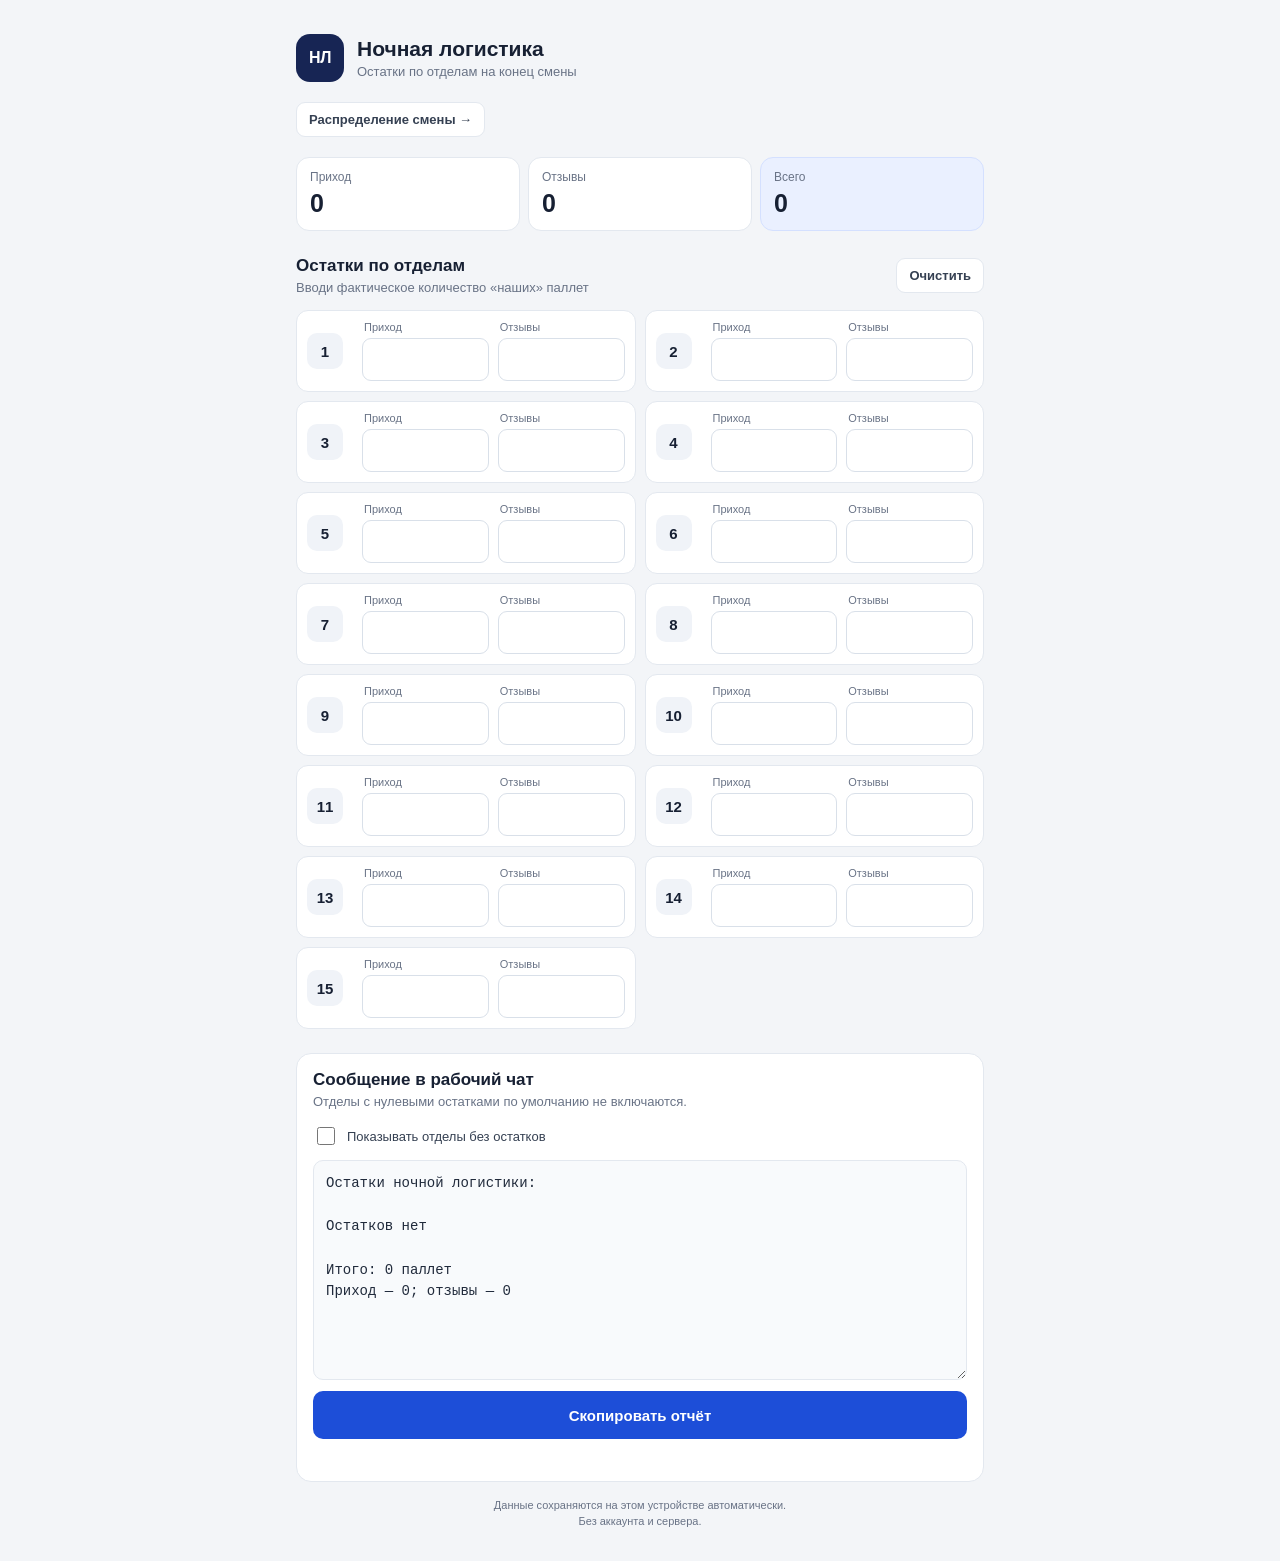
<file: index.html>
<!doctype html>
<html lang="ru">
<head>
  <meta charset="utf-8">
  <meta name="viewport" content="width=device-width, initial-scale=1, viewport-fit=cover">
  <meta name="theme-color" content="#172554">
  <meta name="description" content="Ведомость остатков ночной логистики по отделам">
  <link rel="manifest" href="manifest.webmanifest">
  <link rel="icon" href="icon.svg" type="image/svg+xml">
  <link rel="apple-touch-icon" href="icon.svg">
  <link rel="stylesheet" href="styles.css">
  <title>Ночная логистика</title>
</head>
<body>
  <main class="app">
    <header class="top">
      <div class="brand-mark">НЛ</div>
      <div>
        <h1>Ночная логистика</h1>
        <p>Остатки по отделам на конец смены</p>
      </div>
    </header>

    <a href="distribution.html" class="small-button"
       style="display:inline-block; text-decoration:none; margin-bottom:20px;">
      Распределение смены →
    </a>

    <section class="summary" aria-live="polite">
      <div class="summary-item"><span>Приход</span><strong id="totalIncoming">0</strong></div>
      <div class="summary-item"><span>Отзывы</span><strong id="totalReturns">0</strong></div>
      <div class="summary-item total"><span>Всего</span><strong id="totalAll">0</strong></div>
    </section>

    <section class="section-head">
      <div>
        <h2>Остатки по отделам</h2>
        <p>Вводи фактическое количество «наших» паллет</p>
      </div>
      <button class="small-button" id="clearButton" type="button">Очистить</button>
    </section>

    <section id="departments" class="departments" aria-label="Отделы"></section>

    <section class="report-panel">
      <div class="report-head">
        <div>
          <h2>Сообщение в рабочий чат</h2>
          <p>Отделы с нулевыми остатками по умолчанию не включаются.</p>
        </div>
      </div>
      <label class="toggle-row">
        <input type="checkbox" id="includeZero">
        <span>Показывать отделы без остатков</span>
      </label>
      <textarea id="report" readonly placeholder="Отчёт появится здесь после ввода данных"></textarea>
      <button id="copyButton" class="primary-button" type="button">Скопировать отчёт</button>
      <p id="copyStatus" class="status" role="status"></p>
    </section>

    <footer>
      <span>Данные сохраняются на этом устройстве автоматически.</span>
      <span>Без аккаунта и сервера.</span>
    </footer>
  </main>
  <script src="app.js"></script>
</body>
</html>
</file>
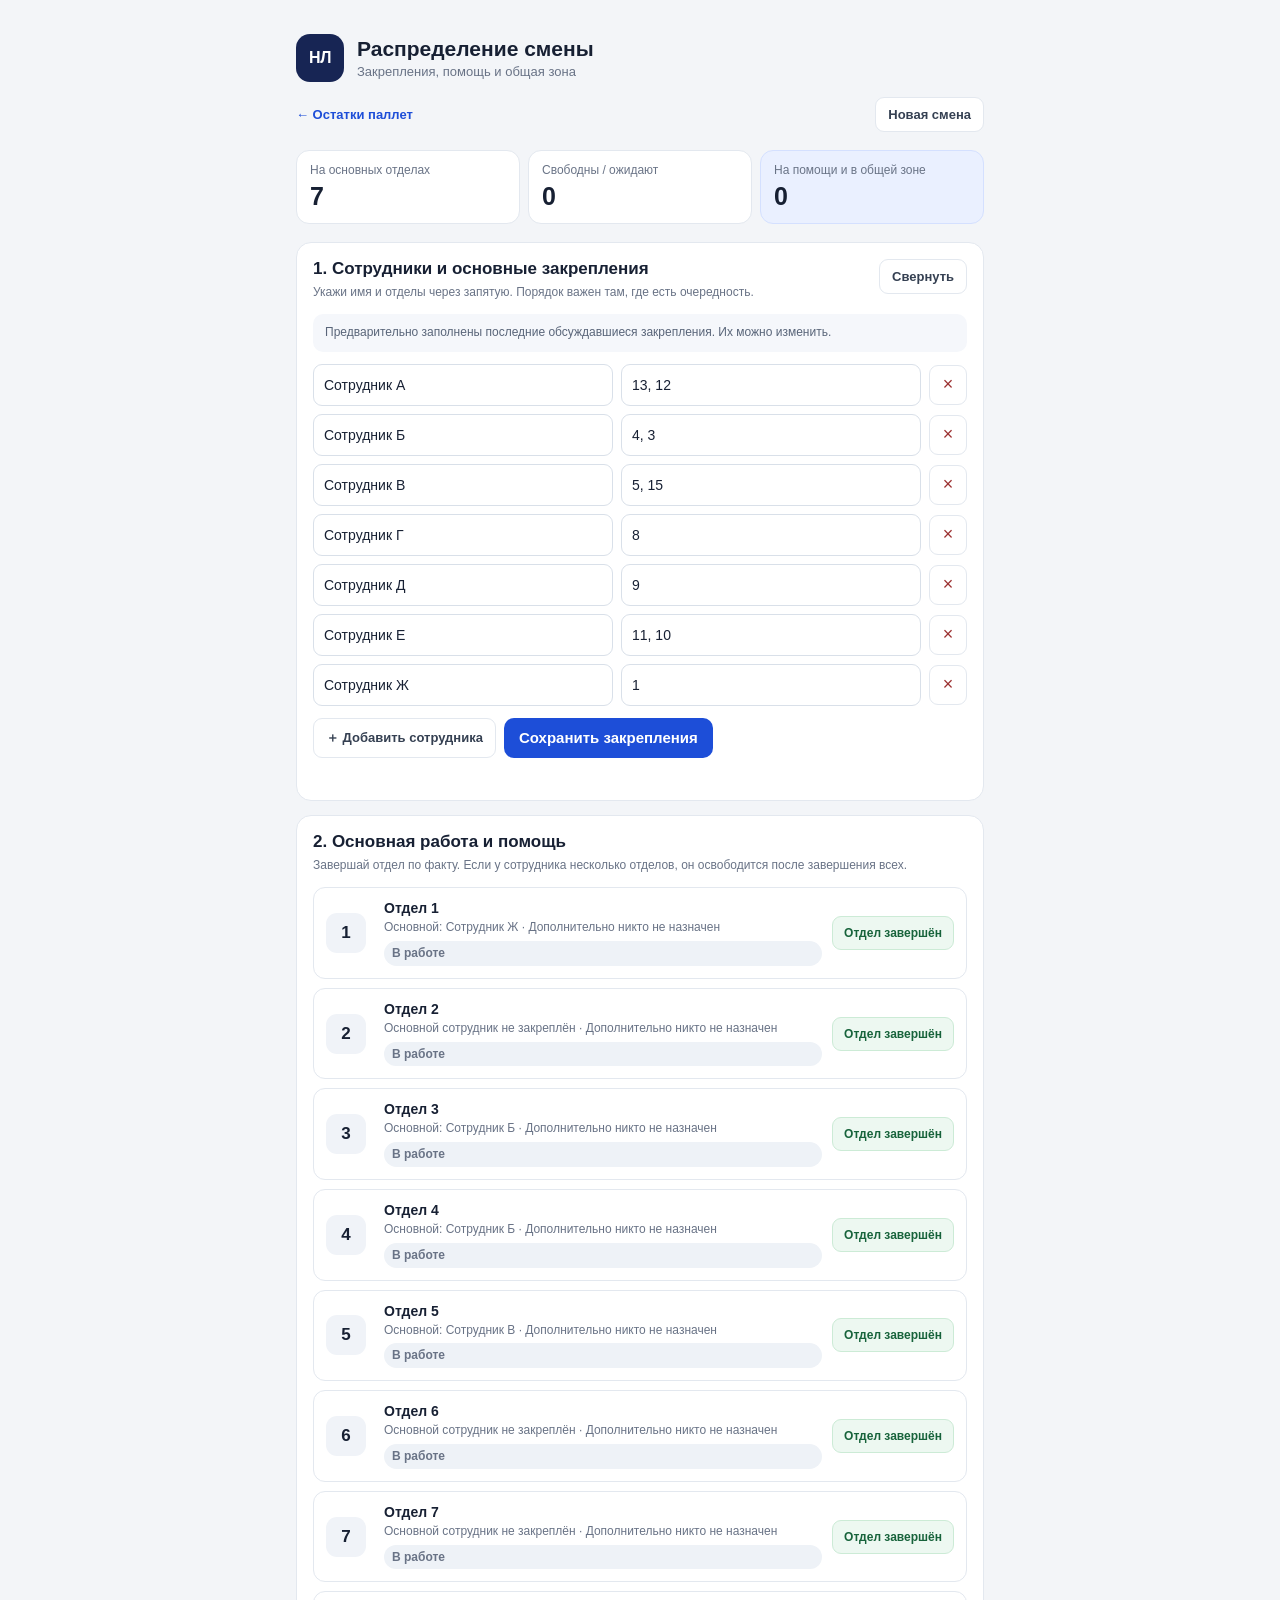
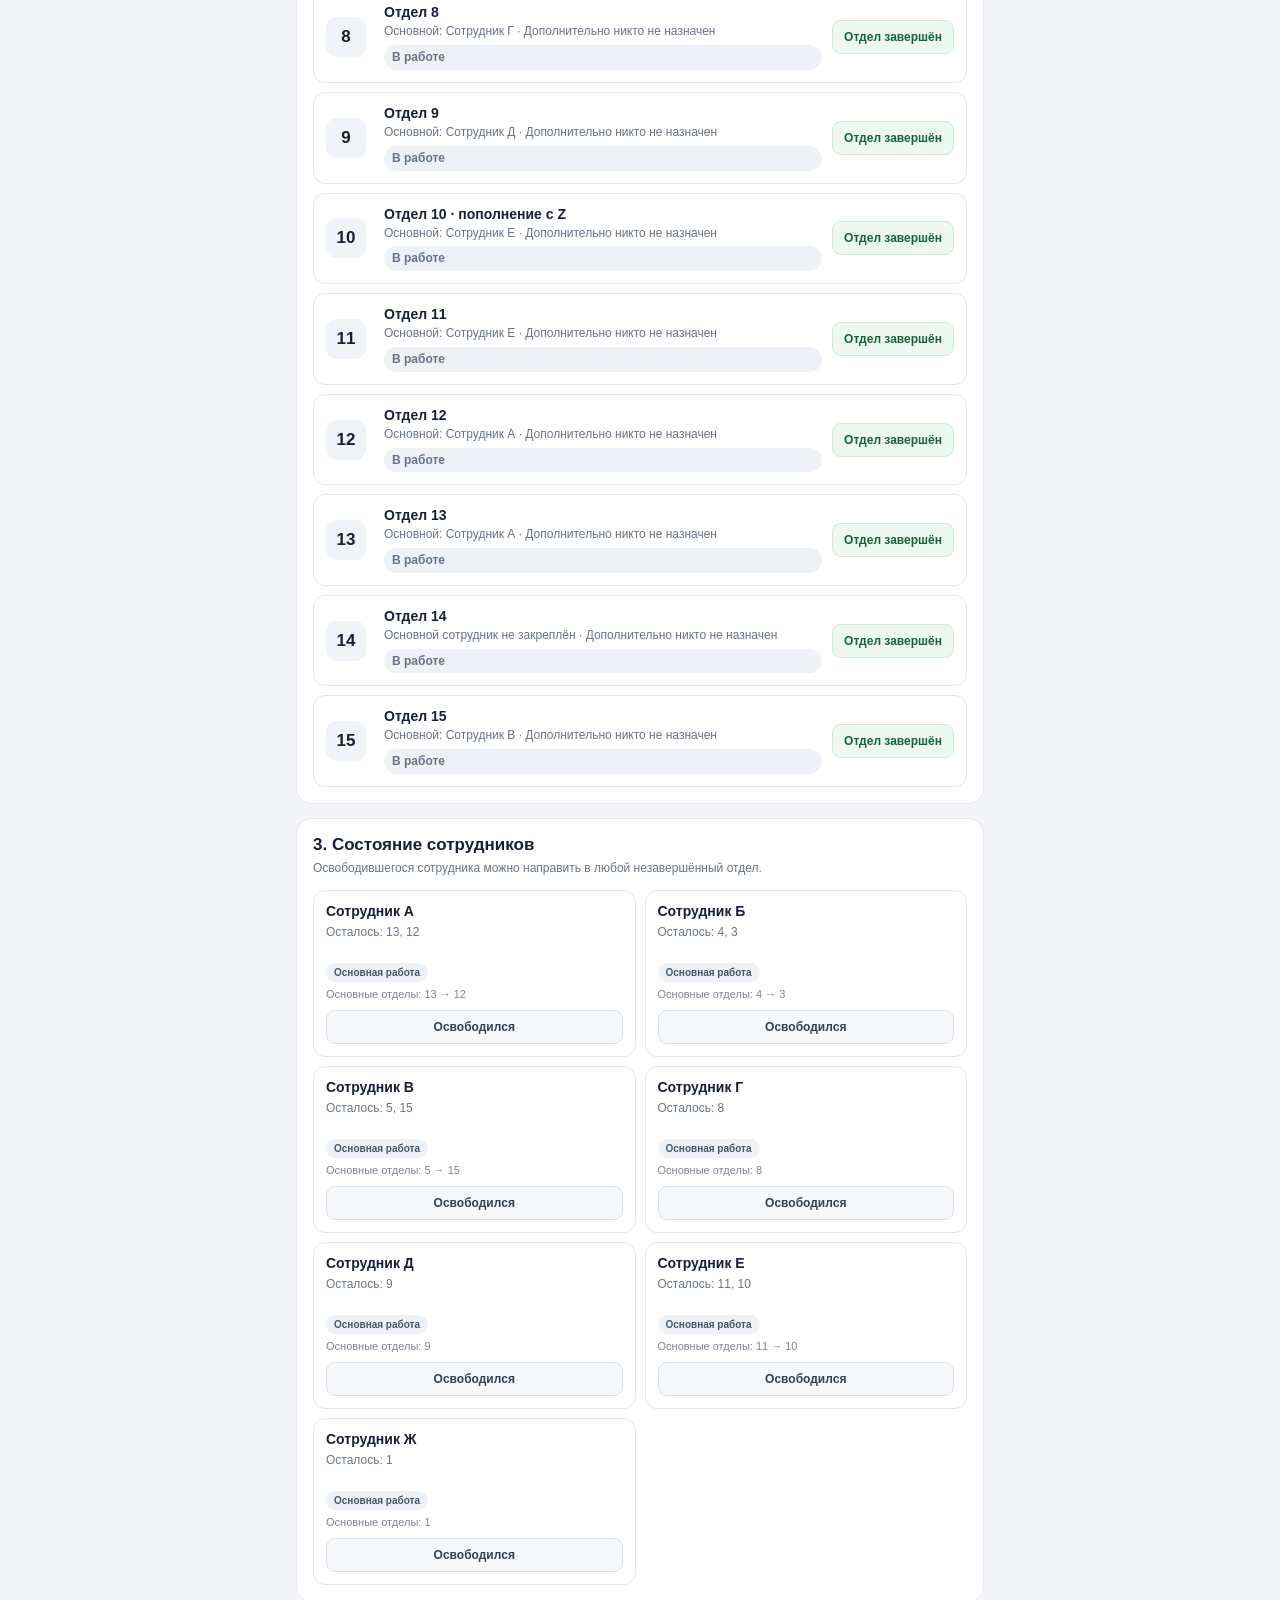
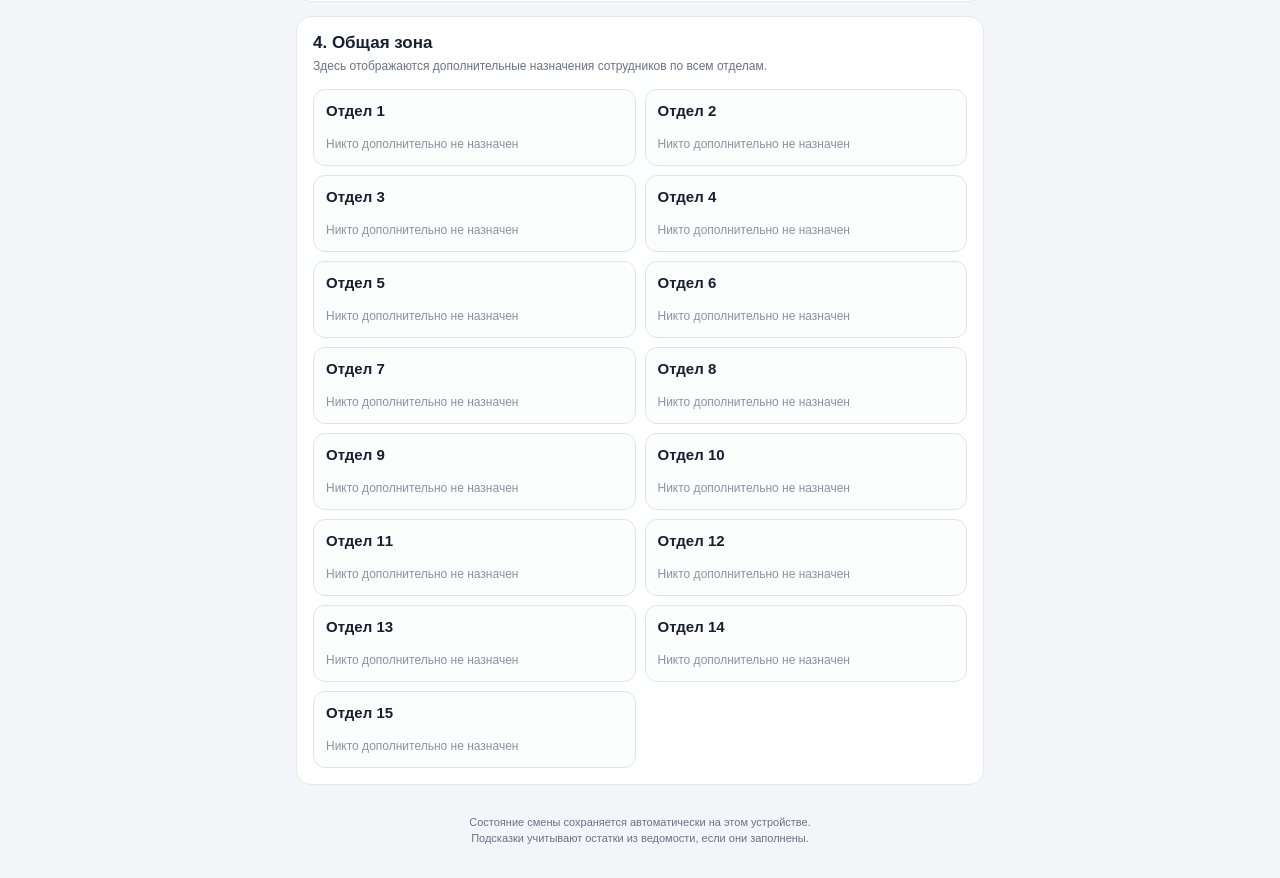
<file: distribution.html>
<!doctype html>
<html lang="ru">
<head>
  <meta charset="utf-8">
  <meta name="viewport" content="width=device-width, initial-scale=1, viewport-fit=cover">
  <meta name="theme-color" content="#172554">
  <meta name="description" content="Распределение сотрудников ночной логистики">
  <link rel="manifest" href="manifest.webmanifest">
  <link rel="icon" href="icon.svg" type="image/svg+xml">
  <link rel="stylesheet" href="styles.css">
  <link rel="stylesheet" href="distribution.css">
  <title>Распределение смены — Ночная логистика</title>
</head>
<body>
  <main class="app dispatch-app">
    <header class="top">
      <div class="brand-mark">НЛ</div>
      <div>
        <h1>Распределение смены</h1>
        <p>Закрепления, помощь и общая зона</p>
      </div>
    </header>

    <nav class="dispatch-nav">
      <a href="index.html">← Остатки паллет</a>
      <button type="button" class="small-button" id="resetShift">Новая смена</button>
    </nav>

    <section class="dispatch-summary" aria-live="polite">
      <div class="summary-item"><span>На основных отделах</span><strong id="countMain">0</strong></div>
      <div class="summary-item"><span>Свободны / ожидают</span><strong id="countFree">0</strong></div>
      <div class="summary-item total"><span>На помощи и в общей зоне</span><strong id="countActive">0</strong></div>
    </section>

    <section class="dispatch-panel setup-panel">
      <div class="panel-heading">
        <div>
          <h2>1. Сотрудники и основные закрепления</h2>
          <p>Укажи имя и отделы через запятую. Порядок важен там, где есть очередность.</p>
        </div>
        <button type="button" class="small-button" id="toggleSetup">Свернуть</button>
      </div>
      <div id="setupContent">
        <div class="setup-hint">
          Предварительно заполнены последние обсуждавшиеся закрепления. Их можно изменить.
        </div>
        <div id="employeeSetup" class="employee-setup"></div>
        <div class="setup-actions">
          <button type="button" class="small-button" id="addEmployee">＋ Добавить сотрудника</button>
          <button type="button" class="primary-button compact" id="saveSetup">Сохранить закрепления</button>
        </div>
        <p id="setupStatus" class="status" role="status"></p>
      </div>
    </section>

    <section class="dispatch-panel">
      <div class="panel-heading">
        <div>
          <h2>2. Основная работа и помощь</h2>
          <p>Завершай отдел по факту. Если у сотрудника несколько отделов, он освободится после завершения всех.</p>
        </div>
      </div>
      <div id="mainDepartments" class="task-list"></div>
    </section>

    <section class="dispatch-panel">
      <div class="panel-heading">
        <div>
          <h2>3. Состояние сотрудников</h2>
          <p>Освободившегося сотрудника можно направить в любой незавершённый отдел.</p>
        </div>
      </div>
      <div id="employeeBoard" class="employee-board"></div>
    </section>

    <section class="dispatch-panel common-panel">
      <div class="panel-heading">
        <div>
          <h2>4. Общая зона</h2>
          <p>Здесь отображаются дополнительные назначения сотрудников по всем отделам.</p>
        </div>
      </div>
      <div id="commonDepartments" class="common-grid"></div>
    </section>

    <footer>
      <span>Состояние смены сохраняется автоматически на этом устройстве.</span>
      <span>Подсказки учитывают остатки из ведомости, если они заполнены.</span>
    </footer>
  </main>
  <script src="distribution.js"></script>
</body>
</html>
</file>
<file: styles.css>
:root {
  color-scheme: light;
  --ink: #172033;
  --muted: #697386;
  --line: #e3e8ef;
  --surface: #ffffff;
  --page: #f3f5f8;
  --blue: #1d4ed8;
  --blue-dark: #172554;
}
* { box-sizing: border-box; }
body {
  margin: 0; background: var(--page); color: var(--ink);
  font-family: -apple-system, BlinkMacSystemFont, "Segoe UI", Roboto, Arial, sans-serif;
}
.app { width: min(100%, 720px); margin: 0 auto; padding: 20px 16px 34px; }
.top { display: flex; align-items: center; gap: 13px; margin: 4px 0 20px; }
.brand-mark {
  width: 48px; height: 48px; border-radius: 14px; display: grid; place-items: center;
  background: var(--blue-dark); color: white; font-weight: 800; letter-spacing: -.5px;
}
h1 { font-size: 21px; margin: 0 0 3px; }
.top p, .section-head p, .report-head p { margin: 0; color: var(--muted); font-size: 13px; }
.summary {
  display: grid; grid-template-columns: 1fr 1fr 1fr; gap: 8px; margin-bottom: 25px;
}
.summary-item {
  background: var(--surface); border: 1px solid var(--line); border-radius: 13px;
  padding: 12px 13px; min-width: 0;
}
.summary-item span { display: block; color: var(--muted); font-size: 12px; margin-bottom: 5px; }
.summary-item strong { font-size: 25px; font-variant-numeric: tabular-nums; }
.summary-item.total { background: #eaf0ff; border-color: #d4e0ff; }
.section-head, .report-head { display: flex; align-items: center; justify-content: space-between; gap: 12px; }
h2 { margin: 0 0 4px; font-size: 17px; }
.small-button {
  border: 1px solid var(--line); border-radius: 9px; background: white; color: #354052;
  padding: 9px 12px; font-size: 13px; font-weight: 600;
}
.departments { display: grid; gap: 9px; margin: 15px 0 24px; }
.dept {
  display: grid; grid-template-columns: 46px 1fr 1fr; gap: 9px; align-items: center;
  background: white; border: 1px solid var(--line); border-radius: 12px; padding: 10px;
}
.dept-number {
  width: 36px; height: 36px; display: grid; place-items: center; border-radius: 10px;
  background: #f0f3f8; font-weight: 750; font-size: 15px;
}
.field { min-width: 0; }
.field label { display: block; color: var(--muted); font-size: 11px; margin: 0 0 5px 2px; }
.field input {
  width: 100%; min-width: 0; height: 43px; border: 1px solid #d9e0e9; border-radius: 9px;
  background: #fff; color: var(--ink); padding: 0 10px; font-size: 18px;
  font-weight: 650; font-variant-numeric: tabular-nums; outline: none;
}
.field input:focus { border-color: var(--blue); box-shadow: 0 0 0 3px #1d4ed81a; }
.report-panel {
  background: white; border: 1px solid var(--line); border-radius: 15px; padding: 16px;
}
.toggle-row { display: flex; align-items: center; gap: 9px; margin: 15px 0 12px; font-size: 13px; color: #354052; }
.toggle-row input { width: 18px; height: 18px; accent-color: var(--blue); }
textarea {
  display: block; width: 100%; min-height: 220px; resize: vertical; border: 1px solid var(--line);
  border-radius: 10px; background: #f8fafc; padding: 12px; color: #202a3b;
  font: 14px/1.55 ui-monospace, SFMono-Regular, Consolas, monospace;
}
.primary-button {
  width: 100%; border: 0; border-radius: 10px; background: var(--blue); color: white;
  min-height: 48px; margin-top: 11px; font-size: 15px; font-weight: 700;
}
.primary-button:active { transform: scale(.99); }
.status { min-height: 18px; margin: 8px 0 0; color: #147447; font-size: 12px; }
footer { display: flex; flex-direction: column; gap: 4px; text-align: center; color: var(--muted); font-size: 11px; padding: 17px 0 0; }
@media (min-width: 600px) {
  .app { padding-top: 30px; }
  .departments { grid-template-columns: 1fr 1fr; }
}
@media (max-width: 360px) {
  .app { padding-left: 10px; padding-right: 10px; }
  .dept { grid-template-columns: 38px 1fr 1fr; gap: 6px; padding: 8px; }
  .field input { padding: 0 7px; }
}
</file>
<file: distribution.css>
.dispatch-app { max-width: 900px; }
.dispatch-nav { display:flex; justify-content:space-between; align-items:center; gap:10px; margin:-5px 0 18px; }
.dispatch-nav a { color:#1d4ed8; font-size:13px; font-weight:650; text-decoration:none; }
.dispatch-summary { display:grid; grid-template-columns:repeat(3,minmax(0,1fr)); gap:8px; margin-bottom:18px; }
.dispatch-panel { background:#fff; border:1px solid var(--line); border-radius:15px; padding:16px; margin:14px 0; }
.panel-heading { display:flex; align-items:flex-start; justify-content:space-between; gap:12px; margin-bottom:13px; }
.panel-heading h2 { margin:0 0 5px; }
.panel-heading p { margin:0; color:var(--muted); font-size:12px; line-height:1.45; }
.setup-hint { background:#f5f7fb; border-radius:10px; padding:10px 12px; color:#596579; font-size:12px; line-height:1.45; margin-bottom:12px; }
.employee-setup { display:grid; gap:8px; }
.setup-row { display:grid; grid-template-columns:minmax(0,1fr) minmax(130px,1fr) 38px; gap:8px; align-items:center; }
.setup-row input { min-width:0; width:100%; height:42px; border:1px solid #d9e0e9; border-radius:9px; padding:0 10px; font-size:14px; color:var(--ink); background:#fff; }
.setup-row input:focus, .assign-select:focus { outline:2px solid #1d4ed833; border-color:var(--blue); }
.setup-row .remove-employee { border:1px solid var(--line); border-radius:9px; background:#fff; color:#9b3030; height:40px; font-size:18px; }
.setup-actions { display:flex; gap:8px; flex-wrap:wrap; margin-top:12px; }
.primary-button.compact { width:auto; min-height:40px; margin:0; padding:0 15px; }
.status { min-height:18px; margin:8px 0 0; color:#147447; font-size:12px; }
.task-list { display:grid; gap:9px; }
.task-card { border:1px solid var(--line); border-radius:12px; padding:12px; display:grid; grid-template-columns:48px minmax(0,1fr) auto; gap:10px; align-items:center; }
.task-card.is-done { background:#f7faf8; opacity:.78; }
.task-number { width:40px; height:40px; border-radius:11px; background:#f0f3f8; display:grid; place-items:center; font-weight:800; font-size:17px; }
.task-info strong { display:block; font-size:14px; margin-bottom:3px; }
.task-info span { display:block; color:var(--muted); font-size:12px; line-height:1.4; }
.task-actions { display:flex; align-items:center; gap:6px; }
.task-actions button, .employee-actions button, .assign-button { border:1px solid #d8e0eb; background:#fff; border-radius:9px; padding:9px 11px; font-size:12px; font-weight:650; color:#334155; }
.task-actions .done-button { background:#edf8f1; border-color:#ccebd6; color:#17633b; }
.employee-board { display:grid; grid-template-columns:repeat(2,minmax(0,1fr)); gap:9px; }
.employee-card { border:1px solid var(--line); border-radius:12px; padding:12px; min-width:0; }
.employee-card h3 { margin:0 0 5px; font-size:14px; }
.employee-card .employee-state { color:var(--muted); font-size:12px; line-height:1.45; min-height:34px; }
.employee-card .employee-meta { font-size:11px; color:#7b8494; margin-top:6px; }
.employee-actions { display:grid; gap:7px; margin-top:10px; }
.employee-actions select, .assign-select { width:100%; min-width:0; height:39px; border:1px solid #d9e0e9; border-radius:9px; background:#fff; padding:0 8px; color:#273449; font-size:12px; }
.employee-actions .assign-row { display:grid; grid-template-columns:minmax(0,1fr) auto; gap:6px; }
.employee-actions .release-button { width:100%; background:#f7f8fa; }
.state-pill { display:inline-flex; align-items:center; border-radius:999px; padding:4px 8px; background:#eef2f7; color:#475569; font-size:10px; font-weight:700; margin-top:5px; }
.state-pill.free { background:#eaf7ef; color:#17633b; }
.state-pill.help { background:#eaf1ff; color:#244caa; }
.state-pill.common { background:#fff4df; color:#8a5a09; }
.common-grid { display:grid; grid-template-columns:repeat(2,minmax(0,1fr)); gap:9px; }
.common-card { border:1px solid #dce8df; background:#fbfefc; border-radius:12px; padding:12px; min-width:0; }
.common-card h3 { margin:0 0 5px; font-size:15px; }
.common-card p { margin:0; color:var(--muted); font-size:11px; }
.common-people { display:flex; flex-wrap:wrap; gap:5px; margin-top:10px; }
.person-chip { background:#eaf4ed; color:#28563a; border-radius:7px; padding:5px 7px; font-size:11px; }
.person-chip button { border:0; background:transparent; color:#8a3434; padding:0 0 0 5px; font-size:13px; }
.empty-note { color:#8993a3; font-size:12px; padding:8px 0 2px; }
@media (max-width:600px) {
  .dispatch-panel { padding:13px; }
  .employee-board { grid-template-columns:1fr; }
  .task-card { grid-template-columns:42px minmax(0,1fr); }
  .task-actions { grid-column:2; justify-content:flex-start; }
  .setup-row { grid-template-columns:minmax(0,1fr) minmax(100px,1fr) 34px; gap:6px; }
  .setup-row input { font-size:12px; padding:0 7px; }
}
@media (max-width:360px) {
  .dispatch-summary { grid-template-columns:1fr 1fr; }
  .dispatch-summary .summary-item.total { grid-column:1/-1; }
  .common-grid { grid-template-columns:1fr; }
}
</file>
